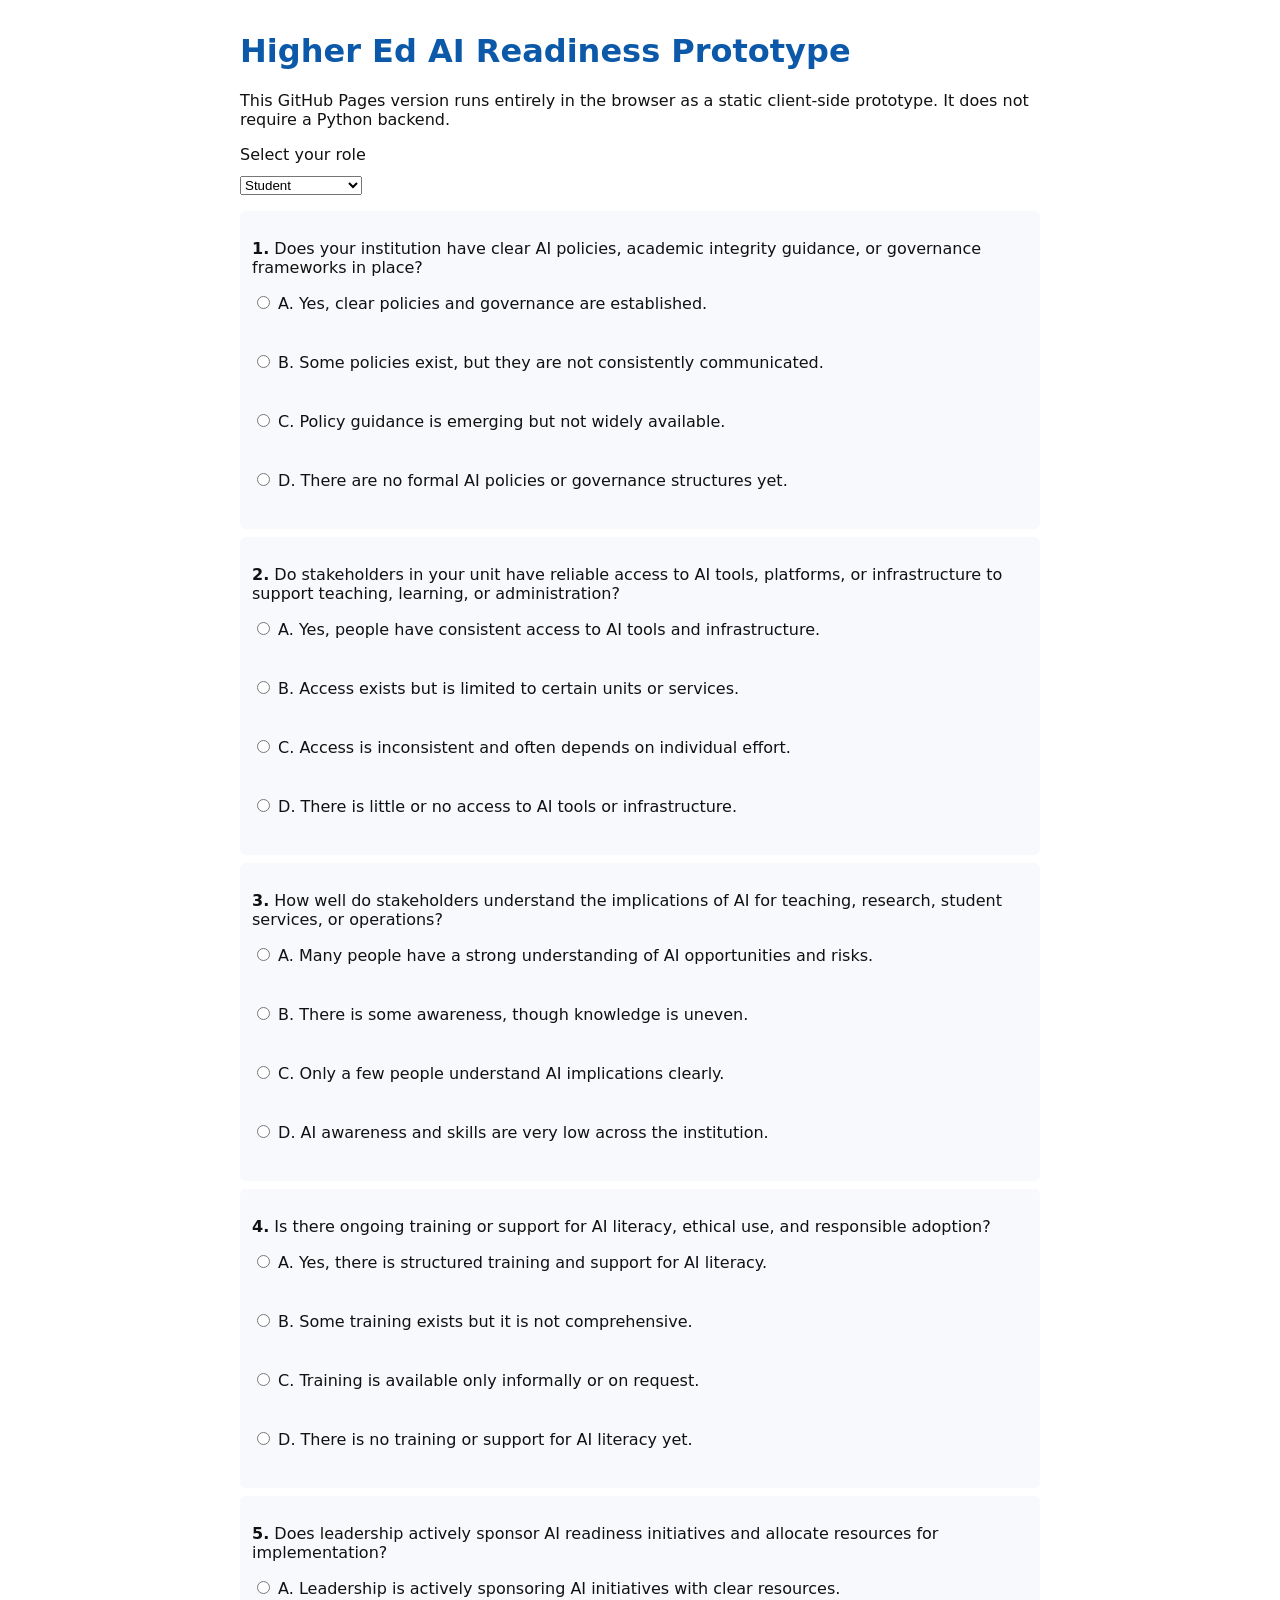
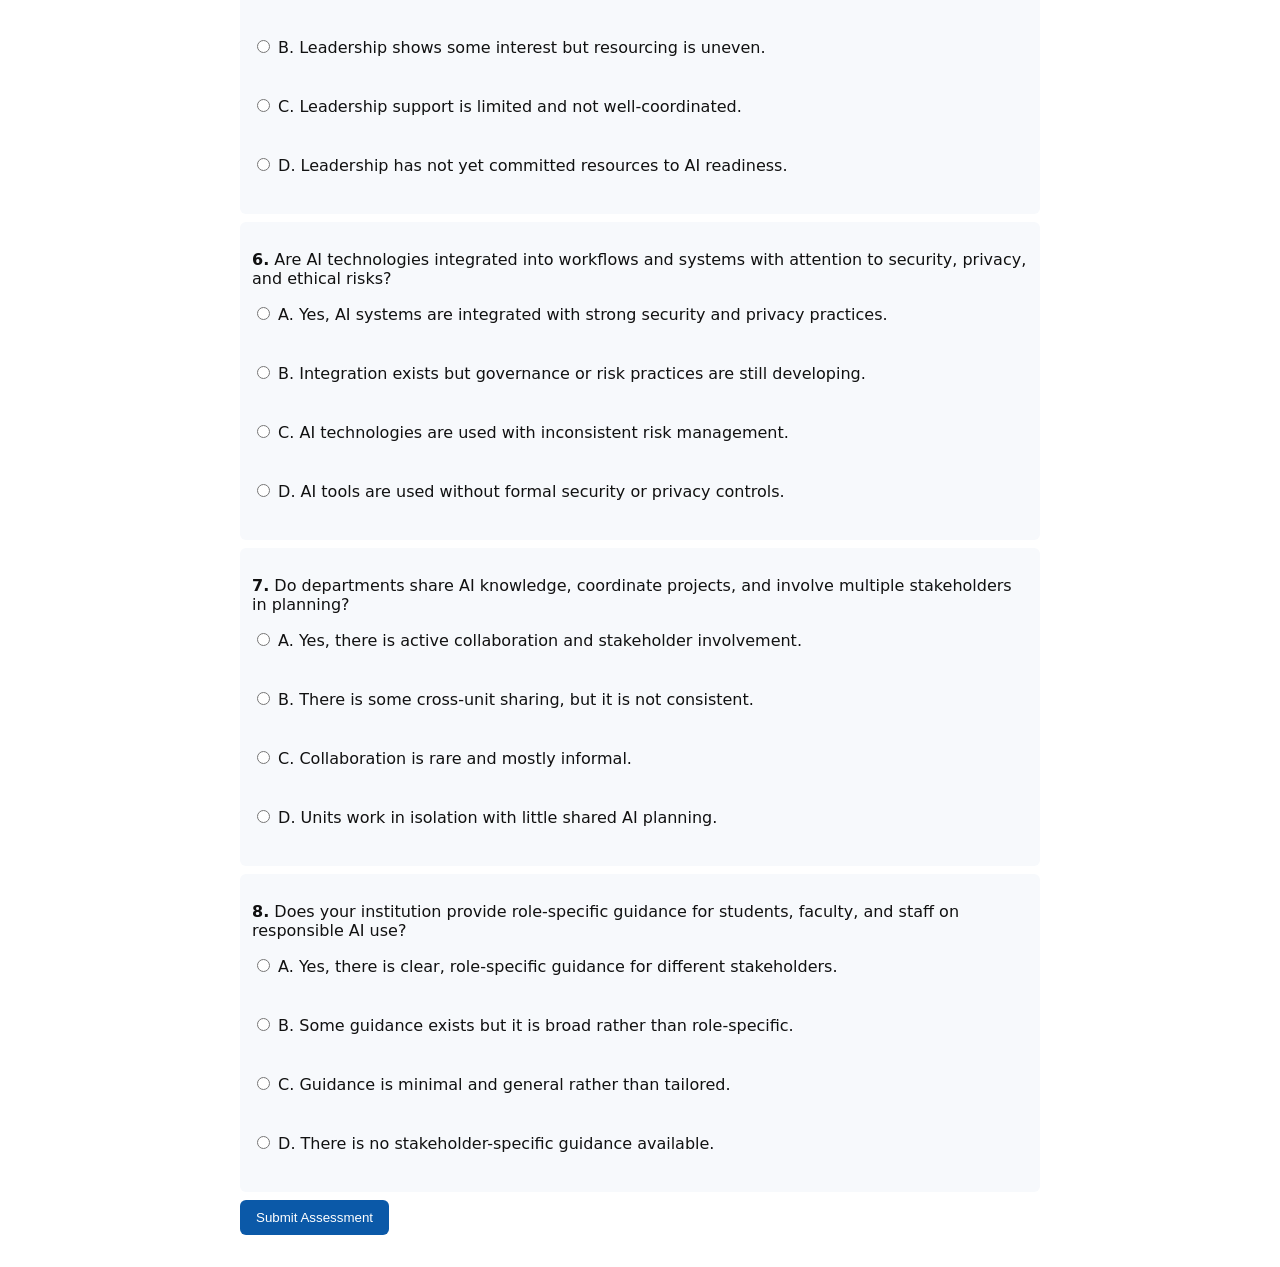
<file: index.html>
<!doctype html>
<html lang="en">
<head>
  <meta charset="utf-8">
  <meta name="viewport" content="width=device-width, initial-scale=1">
  <title>HEAIR - AI Readiness Assessment</title>
  <link rel="stylesheet" href="./style.css">
</head>
<body>
  <main>
    <h1>Higher Ed AI Readiness Prototype</h1>
    <p>This GitHub Pages version runs entirely in the browser as a static client-side prototype. It does not require a Python backend.</p>

    <section id="assessment-section">
      <form id="assessment-form">
        <label for="role">Select your role</label>
        <select id="role" name="role" required></select>

        <section id="questions" class="questions"></section>

        <button type="submit">Submit Assessment</button>
      </form>
    </section>

    <section id="results-section" class="hidden">
      <h2>Assessment Results</h2>
      <p><strong>Role:</strong> <span id="result-role"></span></p>
      <p><strong>Overall Readiness:</strong> <span id="result-level"></span> — <span id="result-percent"></span>%</p>

      <h3>Dimension Scores</h3>
      <ul id="dimension-list"></ul>

      <h3>Recommendations</h3>
      <ul id="recommendation-list"></ul>

      <section class="chat">
        <h3>Ask the Agent</h3>
        <div id="chatbox"></div>
        <textarea id="message" placeholder="Ask about governance, infrastructure, training..."></textarea>
        <button id="send">Send</button>
      </section>

      <button id="back">Back to assessment</button>
    </section>
  </main>

  <script src="./app.js"></script>
  <script>
    // Set this to your deployed backend URL (e.g. https://my-app.onrender.com) to enable LLM responses.
    // Leave as empty string to use the local rule-based assistant.
    window.CHAT_API_URL = '';
  </script>
</body>
</html>
</file>
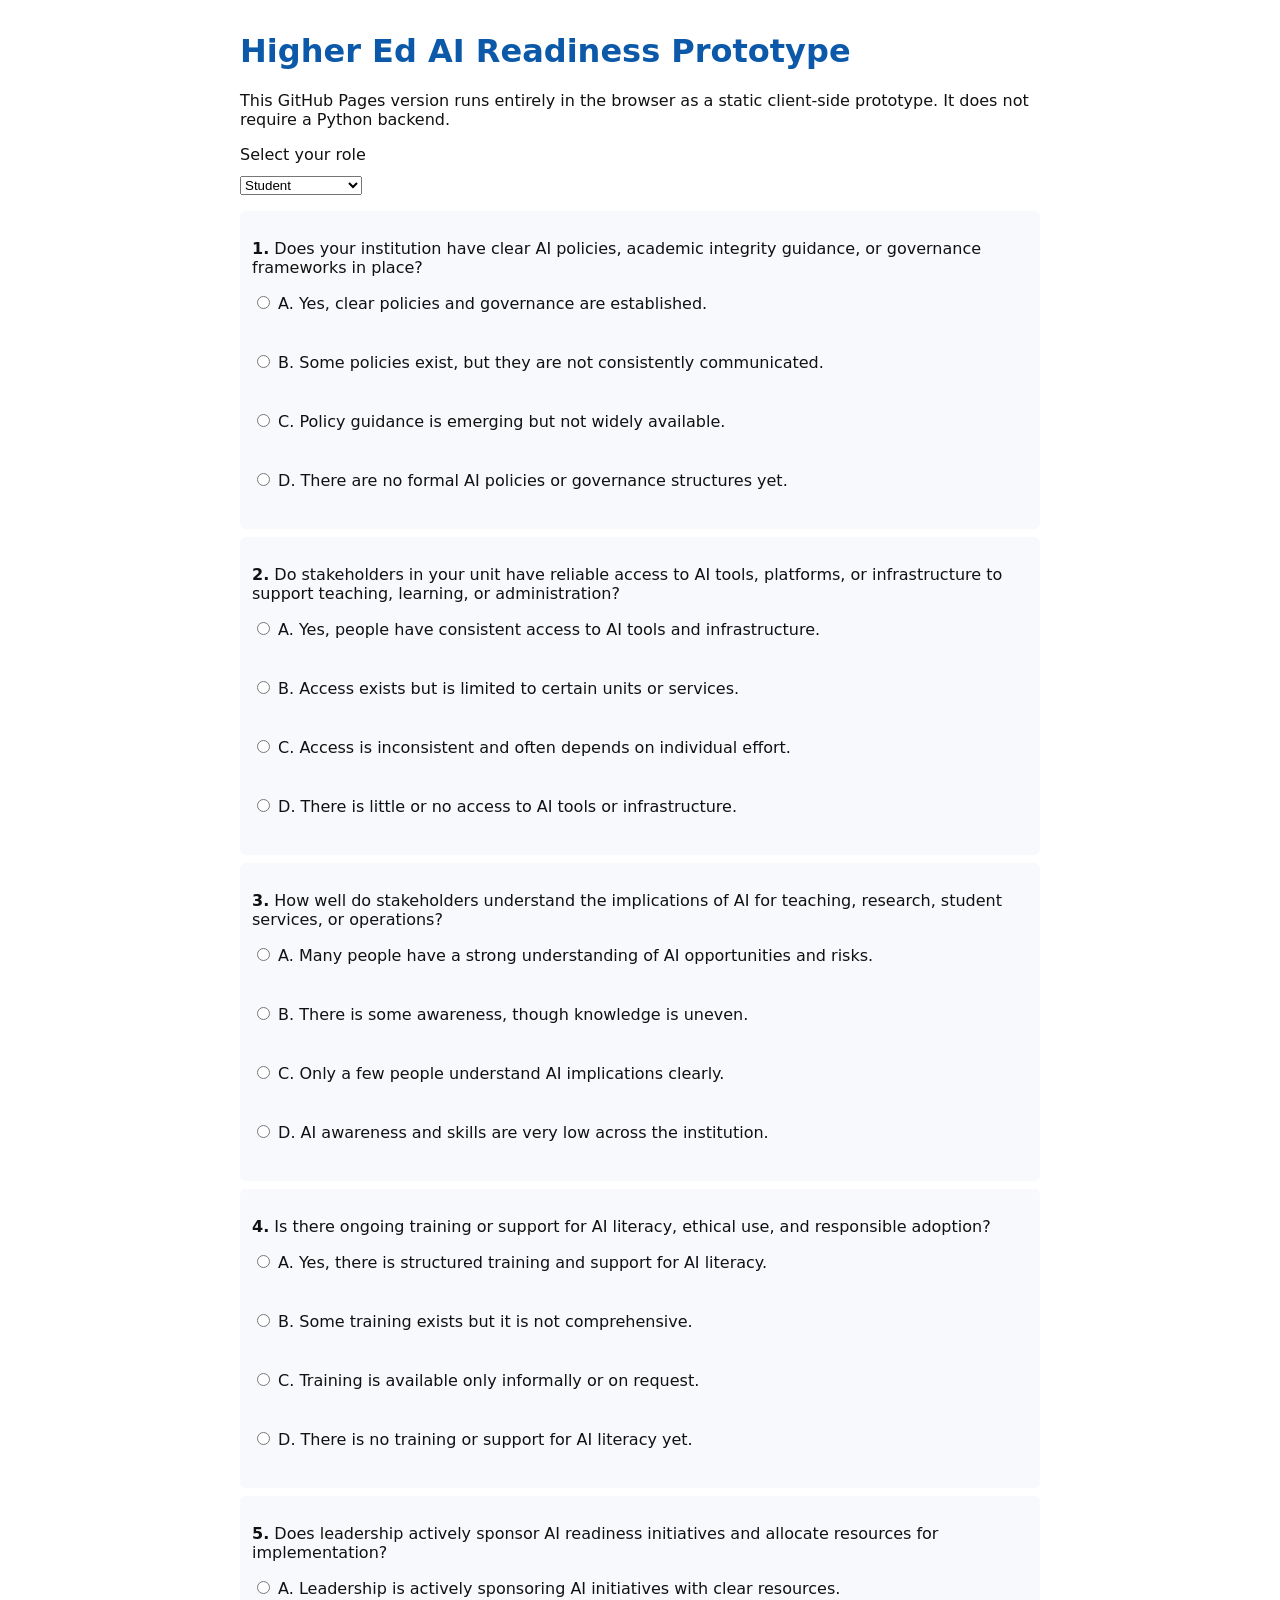
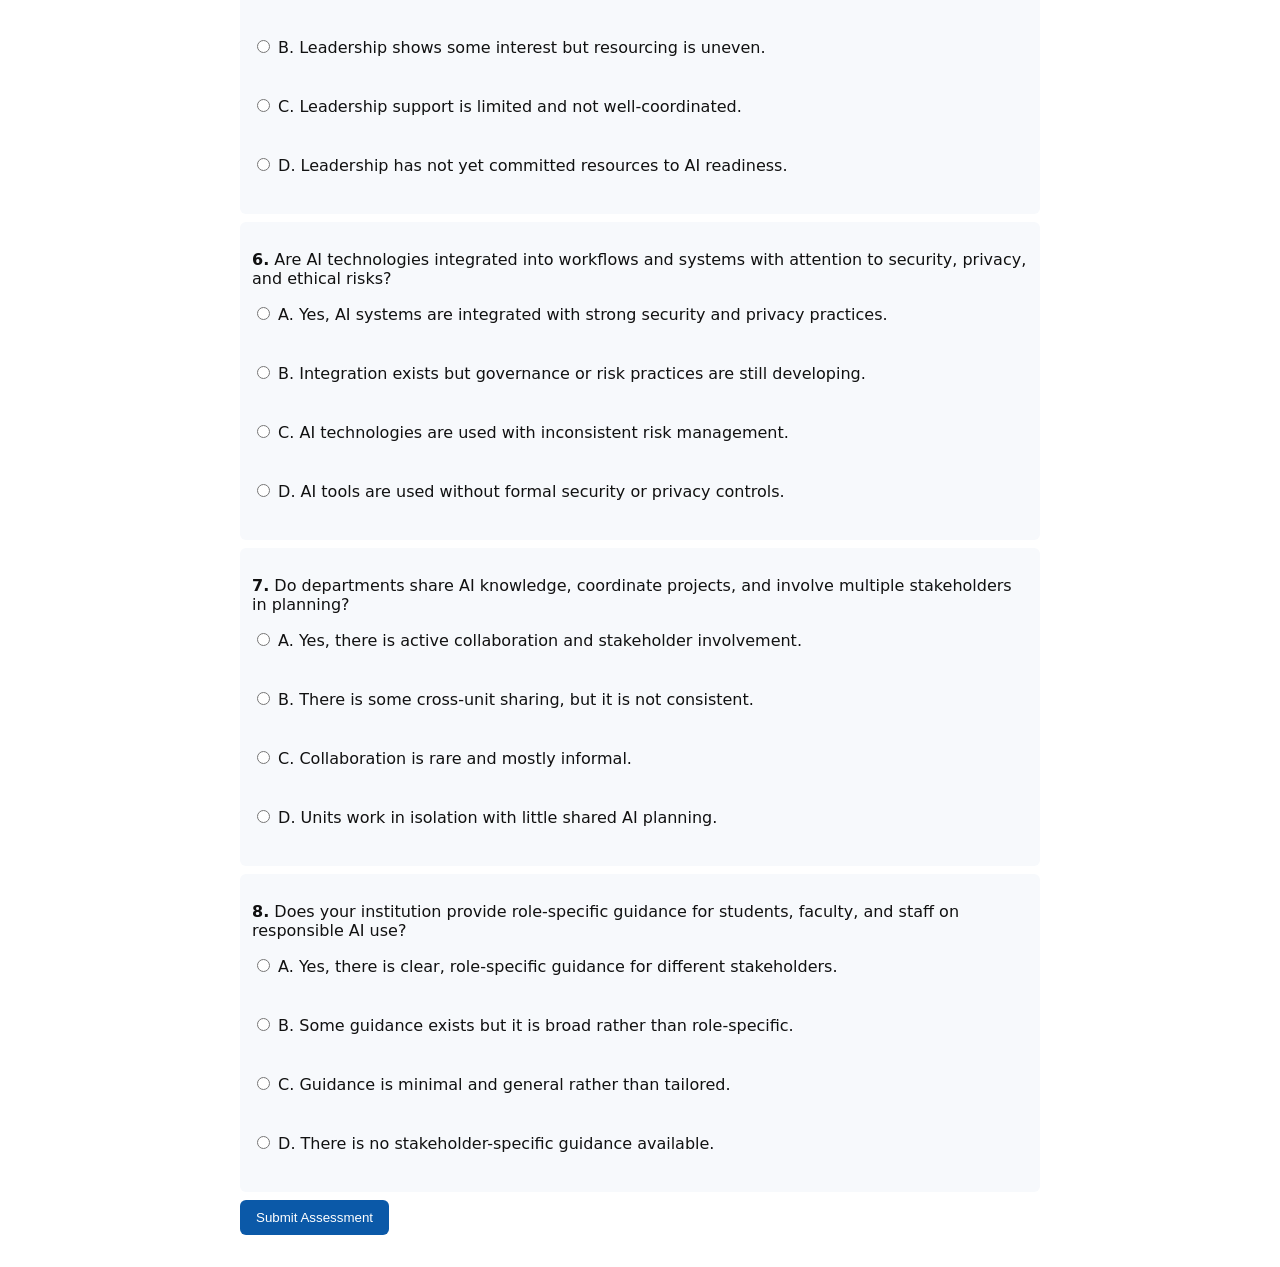
<file: docs/index.html>
<!doctype html>
<html lang="en">
<head>
  <meta charset="utf-8">
  <meta name="viewport" content="width=device-width, initial-scale=1">
  <title>HEAIR - AI Readiness Assessment</title>
  <link rel="stylesheet" href="./style.css">
</head>
<body>
  <main>
    <h1>Higher Ed AI Readiness Prototype</h1>
    <p>This GitHub Pages version runs entirely in the browser as a static client-side prototype. It does not require a Python backend.</p>

    <section id="assessment-section">
      <form id="assessment-form">
        <label for="role">Select your role</label>
        <select id="role" name="role" required></select>

        <section id="questions" class="questions"></section>

        <button type="submit">Submit Assessment</button>
      </form>
    </section>

    <section id="results-section" class="hidden">
      <h2>Assessment Results</h2>
      <p><strong>Role:</strong> <span id="result-role"></span></p>
      <p><strong>Overall Readiness:</strong> <span id="result-level"></span> — <span id="result-percent"></span>%</p>

      <h3>Dimension Scores</h3>
      <ul id="dimension-list"></ul>

      <h3>Recommendations</h3>
      <ul id="recommendation-list"></ul>

      <section class="chat">
        <h3>Ask the Agent</h3>
        <div id="chatbox"></div>
        <textarea id="message" placeholder="Ask about governance, infrastructure, training..."></textarea>
        <button id="send">Send</button>
      </section>

      <button id="back">Back to assessment</button>
    </section>
  </main>

  <script src="./app.js"></script>
  <script>
    // Set this to your deployed backend URL (e.g. https://my-app.onrender.com) to enable LLM responses.
    // Leave as empty string to use the local rule-based assistant.
    window.CHAT_API_URL = '';
  </script>
</body>
</html>
</file>
<file: style.css>
body { font-family: system-ui, -apple-system, 'Segoe UI', Roboto, Arial; margin: 2rem; color: #111; }
main { max-width: 800px; margin: 0 auto; }
h1 { color: #0b59a8; }
.question { background: #f7f9fc; padding: 0.75rem; margin-bottom: 0.5rem; border-radius: 6px; }
button { background: #0b59a8; color: white; padding: 0.6rem 1rem; border: none; border-radius: 6px; cursor: pointer; }
textarea { width: 100%; height: 80px; }
#chatbox { border: 1px solid #ddd; padding: 0.5rem; height: 150px; overflow: auto; margin-bottom: 0.5rem; }
.hidden { display: none; }
label, select { display: block; margin: 0.75rem 0 0.5rem; }
#questions { margin-top: 1rem; }
#dimension-list, #recommendation-list { list-style: disc outside; margin-left: 1.25rem; }
.chat { margin-top: 1.5rem; }
</file>
<file: docs/style.css>
body { font-family: system-ui, -apple-system, 'Segoe UI', Roboto, Arial; margin: 2rem; color: #111; }
main { max-width: 800px; margin: 0 auto; }
h1 { color: #0b59a8; }
.question { background: #f7f9fc; padding: 0.75rem; margin-bottom: 0.5rem; border-radius: 6px; }
button { background: #0b59a8; color: white; padding: 0.6rem 1rem; border: none; border-radius: 6px; cursor: pointer; }
textarea { width: 100%; height: 80px; }
#chatbox { border: 1px solid #ddd; padding: 0.5rem; height: 150px; overflow: auto; margin-bottom: 0.5rem; }
.hidden { display: none; }
label, select { display: block; margin: 0.75rem 0 0.5rem; }
#questions { margin-top: 1rem; }
#dimension-list, #recommendation-list { list-style: disc outside; margin-left: 1.25rem; }
.chat { margin-top: 1.5rem; }
</file>
